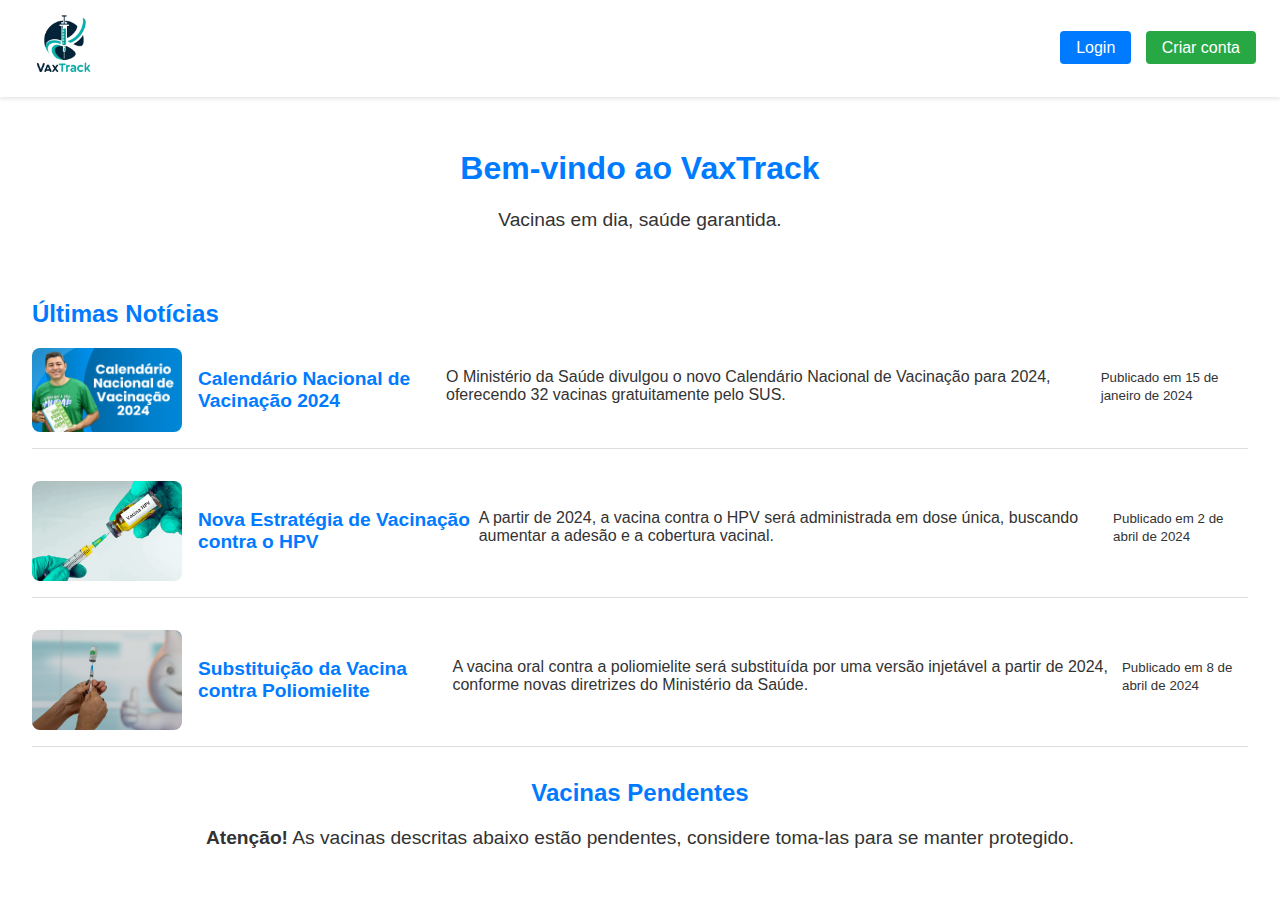
<file: index.html>
<!DOCTYPE html>
<html lang="pt-BR">
<head>
    <meta charset="UTF-8">
    <meta name="viewport" content="width=device-width, initial-scale=1.0">
    <title>VaxTrack - Página Inicial</title>
    <link rel="stylesheet" href="estilos/style_index.css">
    <link rel="shortcut icon" href="./imagens/favicon.ico" type="image/x-icon">
</head>
<body>
    <header>
        <a href="index.html">
            <img src="imagens/logo-semfundo.png" alt="VaxTrack Logo" class="logo">
        </a>
        <nav>
            <a href="login.html" class="botao-login">Login</a>
            <a href="register.html" class="botao-register">Criar conta</a>
        </nav>
    </header>
    <main>
        <h1>Bem-vindo ao VaxTrack</h1>
        <p>Vacinas em dia, saúde garantida.</p>
        <br>

        <section id="noticias-saude">
            <h2>Últimas Notícias</h2>
            <div class="noticia">
                <img src="imagens/calendario-vacinacao.jpg" alt="Calendário Nacional de Vacinação">
                <a href="https://portal.fiocruz.br/noticia/ministerio-da-saude-divulga-o-calendario-nacional-de-vacinacao-2024" target="_blank">
                    <h3>Calendário Nacional de Vacinação 2024</h3>
                </a>
                <p>O Ministério da Saúde divulgou o novo Calendário Nacional de Vacinação para 2024, oferecendo 32 vacinas gratuitamente pelo SUS.</p>
                <p><small>Publicado em 15 de janeiro de 2024</small></p>
            </div>
            <div class="noticia">
                <img src="imagens/vacina-hpv.png" alt="Vacina contra o HPV">
                <a href="https://www.gov.br/saude/pt-br/assuntos/noticias/2024/abril/ministerio-da-saude-adota-esquema-de-vacinacao-em-dose-unica-contra-o-hpv" target="_blank">
                    <h3>Nova Estratégia de Vacinação contra o HPV</h3>
                </a>
                <p>A partir de 2024, a vacina contra o HPV será administrada em dose única, buscando aumentar a adesão e a cobertura vacinal.</p>
                <p><small>Publicado em 2 de abril de 2024</small></p>
            </div>
            <div class="noticia">
                <img src="imagens/vacina-poliomelite.jpeg" alt="Vacina contra a Poliomielite">
                <a href="https://portal.fiocruz.br/noticia/ministerio-da-saude-divulga-o-calendario-nacional-de-vacinacao-2024" target="_blank">
                    <h3>Substituição da Vacina contra Poliomielite</h3>
                </a>
                <p>A vacina oral contra a poliomielite será substituída por uma versão injetável a partir de 2024, conforme novas diretrizes do Ministério da Saúde.</p>
                <p><small>Publicado em 8 de abril de 2024</small></p>
            </div>
        </section>
        <section id="vacinas-pendentes">
            <h2>Vacinas Pendentes</h2>
            <p><strong>Atenção!</strong> As vacinas descritas abaixo estão pendentes, considere toma-las para se manter protegido.</p>
            <ul id="lista-vacinas-pendentes">
                <!-- As vacinas pendentes serão inseridas aqui -->
            </ul>
        </section>
        
    </main>
    <script src="scripts/script.js"></script>
    <script src="scripts/notifications.js"></script>
</body>
</html>
</file>
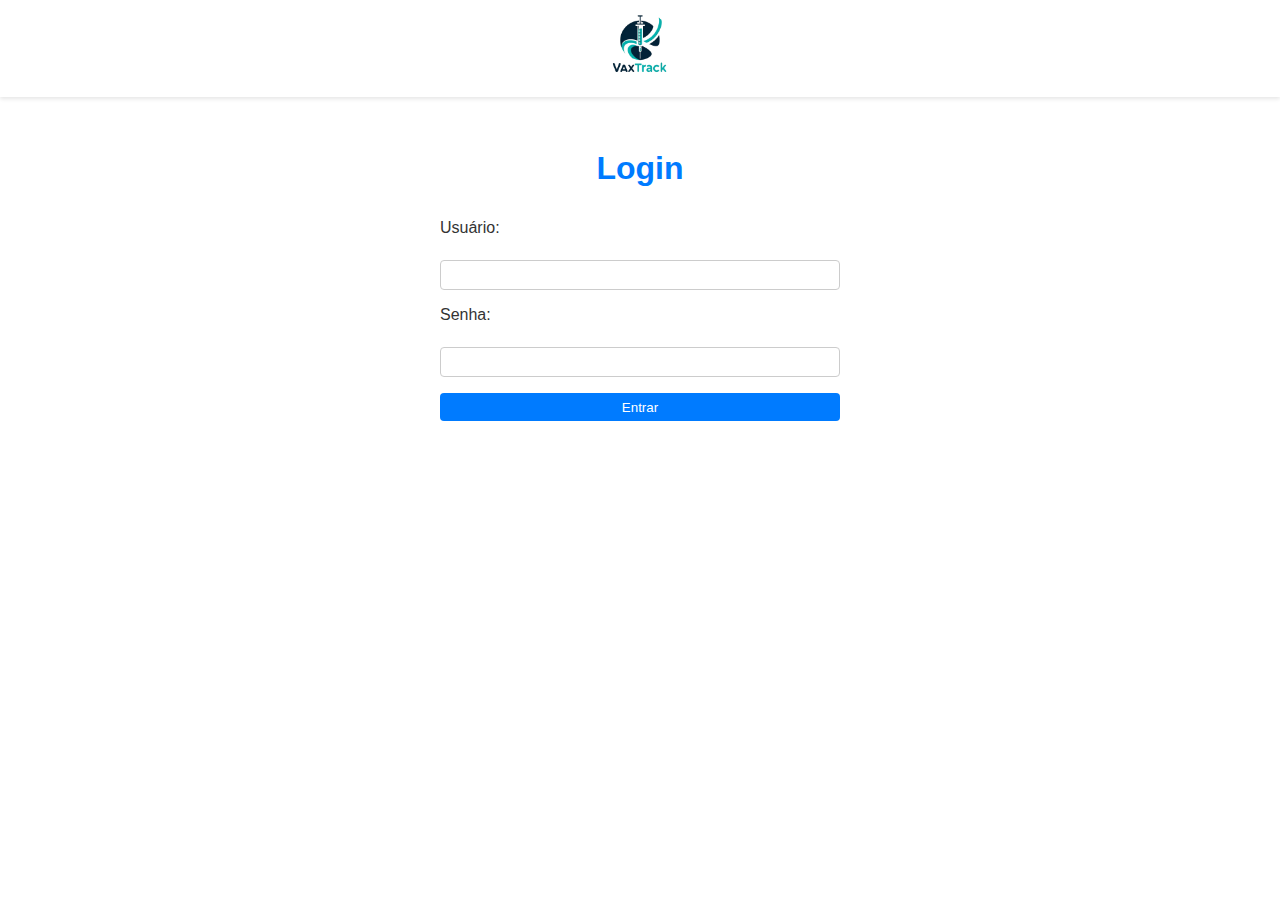
<file: login.html>
<!DOCTYPE html>
<html lang="pt-BR">
<head>
    <meta charset="UTF-8">
    <meta name="viewport" content="width=device-width, initial-scale=1.0">
    <title>VaxTrack - Login</title>
    <link rel="stylesheet" href="estilos/style_login.css">
    <link rel="shortcut icon" href="./imagens/favicon.ico" type="image/x-icon">
</head>
<body>
    <header>
        <a href="index.html">
            <img src="imagens/logo-semfundo.png" alt="VaxTrack Logo" class="logo">
        </a>
    </header>
    <main>
        <h1>Login</h1>
        <form id="form-login">
            <label for="usuario">Usuário:</label>
            <input type="text" id="usuario" required>
            <label for="senha">Senha:</label>
            <input type="password" id="senha" required>
            <button type="submit">Entrar</button>
        </form>
    </main>
    <script src="scripts/script.js"></script>
</body>
</html>
</file>
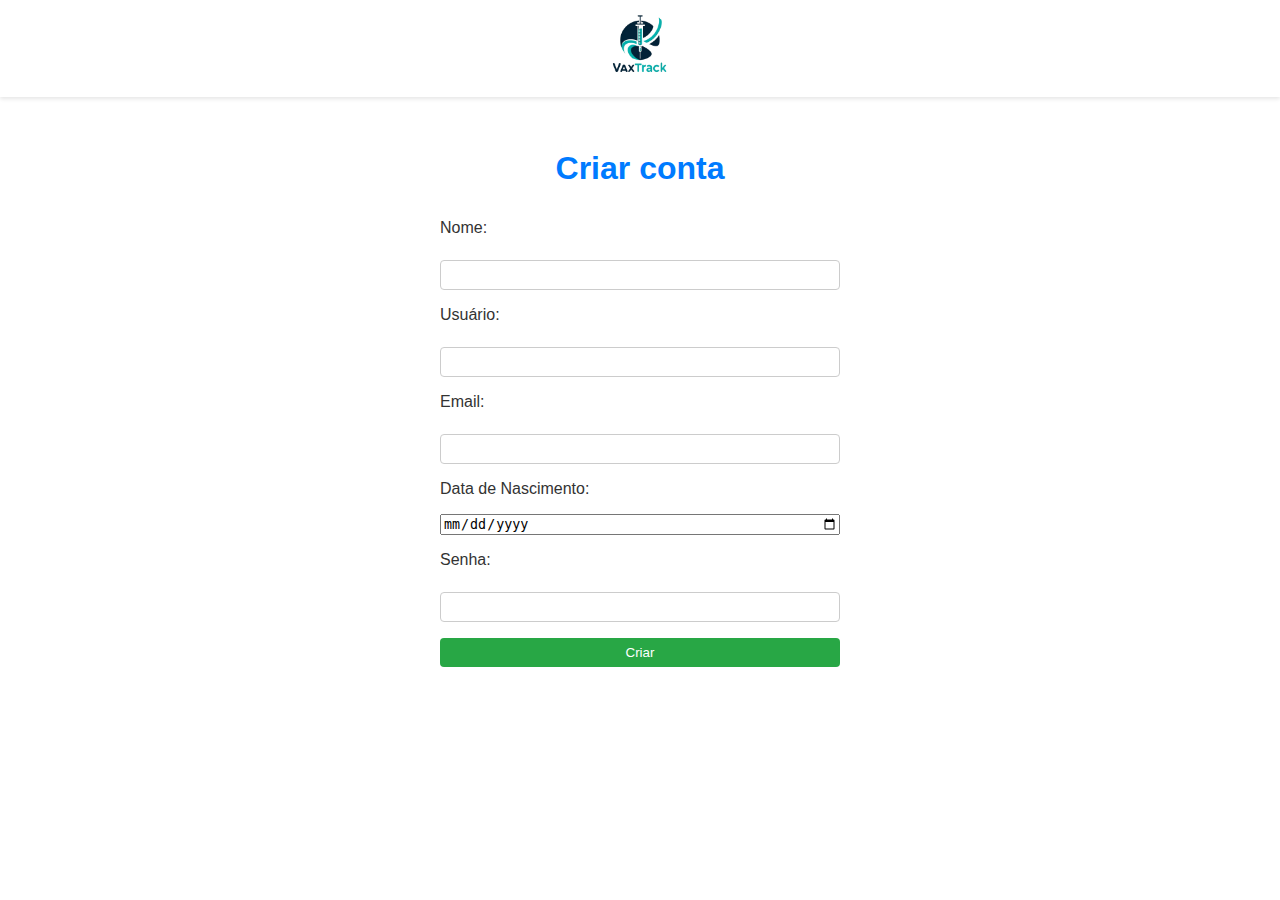
<file: register.html>
<!DOCTYPE html>
<html lang="pt-BR">
<head>
    <meta charset="UTF-8">
    <meta name="viewport" content="width=device-width, initial-scale=1.0">
    <title>VaxTrack - Registro</title>
    <link rel="stylesheet" href="estilos/style_login.css">
    <link rel="shortcut icon" href="./imagens/favicon.ico" type="image/x-icon">
</head>
<body>
    <header>
        <a href="index.html">
            <img src="imagens/logo-semfundo.png" alt="VaxTrack Logo" class="logo">
        </a>
    </header>
    <main>
        <h1>Criar conta</h1>
        <form id="form-register">
            <label for="nome">Nome:</label>
            <input type="text" id="nome" required>
            <label for="usuario">Usuário:</label>
            <input type="text" id="usuario" required>
            <label for="email">Email:</label>
            <input type="email" id="email" required>
            <label for="data-nascimento">Data de Nascimento:</label>
            <input type="date" id="data-nascimento" required>
            <label for="senha">Senha:</label>
            <input type="password" id="senha" required>
            <button type="submit" class="btn-register">Criar</button>
        </form>
    </main>
    <script src="scripts/script.js"></script>
</body>
</html>
</file>
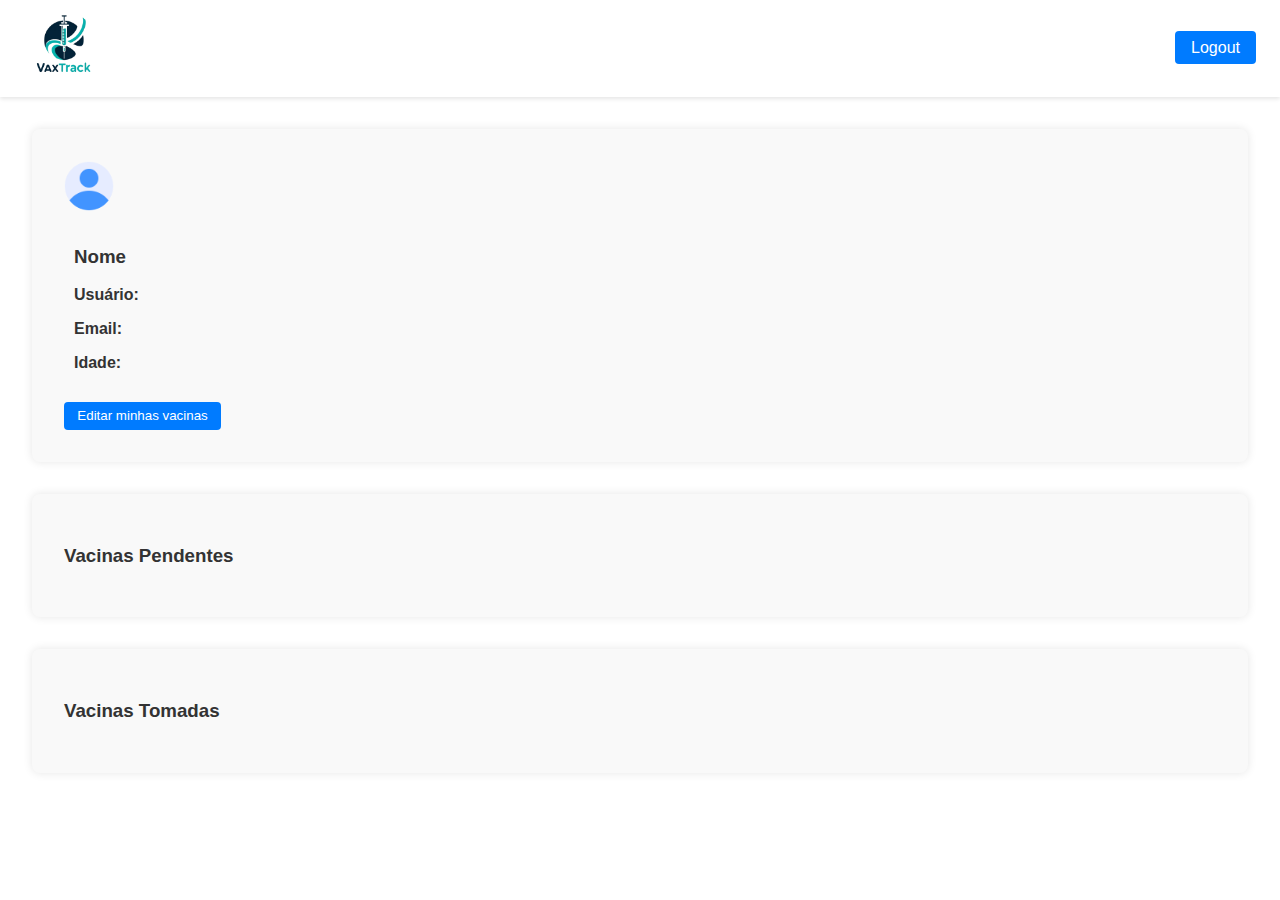
<file: usuario.html>
<!DOCTYPE html>
<html lang="pt-BR">
<head>
    <meta charset="UTF-8">
    <meta name="viewport" content="width=device-width, initial-scale=1.0">
    <title>VaxTrack - Dados do Usuário</title>
    <link rel="stylesheet" href="estilos/style_usuario.css">
    <link rel="shortcut icon" href="./imagens/favicon.ico" type="image/x-icon">
</head>
<body>
    <header>
        <a href="index.html">
            <img src="imagens/logo-semfundo.png" alt="VaxTrack Logo" class="logo">
        </a>
        <nav>
            <a href="login.html" class="botao-login">Logout</a>
        </nav>
    </header>
    <main>
        <div id="info-usuario" class="bloco-info">
            <img src="imagens/user.png" alt="Usuário" class="user-icon">
            <div class="user-info">
                <h3 id="nome-usuario">Nome</h3>
                <p><strong>Usuário:</strong> <span id="usuario-usuario"></span></p>
                <p><strong>Email:</strong> <span id="email-usuario"></span></p>
                <p><strong>Idade:</strong> <span id="idade-usuario"></span></p>
            </div>
            <button id="editar-info" class="botao-editar">Editar minhas vacinas</button>
        </div>
        <div id="vacinas-pendentes" class="bloco-vacinas-pendentes">
            <h3>Vacinas Pendentes</h3>
            <ul id="lista-vacinas-pendentes"></ul>
        </div>
        <div id="vacinas-tomadas" class="bloco-vacinas">
            <h3>Vacinas Tomadas</h3>
            <ul id="lista-vacinas-tomadas"></ul>
        </div>
    </main>

    <div id="form-popup" class="popup">
        <div class="popup-content">
            <span class="close" id="close-popup">&times;</span>
            <form id="form-dados">
                <label for="vacinas-input">Vacinas Tomadas:</label>
                <input type="text" id="vacinas-input" placeholder="Digite a vacina">
                <ul id="sugestoes-vacinas" class="sugestoes"></ul>
                <div id="vacinas-selecionadas"></div>
                <button type="submit">Salvar Dados</button>
            </form>
        </div>
    </div>

    <script src="scripts/script.js"></script>
</body>
</html>
</file>
<file: estilos/style_index.css>
body {
    font-family: Arial, sans-serif;
    margin: 0;
    padding: 0;
    background-color: #ffffff;
    color: #333;
}

header {
    background-color: #ffffff;
    padding: 0.4em 1.5em;
    display: flex;
    align-items: center;
    justify-content: space-between;
    box-shadow: 0 2px 4px rgba(0, 0, 0, 0.1);
}

header .logo {
    height: 80px;
}

nav .botao-login {
    background-color: #007BFF;
    color: white;
    padding: 0.5em 1em;
    border: none;
    border-radius: 4px;
    text-decoration: none;
    font-size: 1em;
}

nav .botao-login:hover {
    background-color: #0056b3;
}

nav .botao-register {
    background-color: #28a745;
    color: white;
    padding: 0.5em 1em;
    border: none;
    border-radius: 4px;
    text-decoration: none;
    font-size: 1em;
    margin-left: 10px;
}

nav .botao-register:hover {
    background-color: #218838;
}

main {
    padding: 2em;
    text-align: center;
}

h1 {
    font-size: 2em;
    color: #007BFF;
}

p {
    font-size: 1.2em;
    margin-top: 1em;
}

#noticias-saude {
    margin-top: 2em;
    text-align: left;
}

.noticia {
    margin-bottom: 1em;
}

.noticia h3 {
    font-size: 1.2em;
    color: #333;
}

.noticia p {
    font-size: 1em;
}

#vacinas-pendentes {
    margin-top: 2em;
    text-align: left;
}

#vacinas-pendentes h2 {
    font-size: 1.5em;
    color: #007BFF;
    text-align: center;
}

#lista-vacinas-pendentes {
    list-style: none;
    padding: 0;
}

#lista-vacinas-pendentes li {
    background-color: #e0f7fa;
    margin: 0.5em 0;
    padding: 0.5em;
    border-radius: 4px;
    display: flex;
    justify-content: space-between;
    align-items: center;
    position: relative;
}

#lista-vacinas-pendentes li .info-icon {
    width: 16px;
    height: 16px;
    cursor: pointer;
}

.vacina-detalhes {
    display: none;
    background-color: #f9f9f9;
    border: 1px solid #ccc;
    padding: 1em;
    border-radius: 8px;
    margin-top: 1em;
    position: absolute;
    right: 10px;
    top: 40px;
    width: 300px;
    box-shadow: 0 0 10px rgba(0, 0, 0, 0.1);
    z-index: 1;
}

.vacina-detalhes strong {
    display: block;
    margin-bottom: 0.5em;
}

#noticias-saude {
    margin-top: 2em;
    text-align: left;
}

#noticias-saude h2 {
    font-size: 1.5em;
    color: #007BFF;
}

.noticia {
    display: flex;
    align-items: center;
    margin-bottom: 2em;
    border-bottom: 1px solid #ddd;
    padding-bottom: 1em;
}

.noticia img {
    width: 150px;
    height: auto;
    border-radius: 8px;
    margin-right: 1em;
}

.noticia h3 {
    font-size: 1.2em;
    color: #007BFF;
}

.noticia p {
    font-size: 1em;
    margin-top: 0.5em;
}

.noticia a {
    text-decoration: none;
}

.noticia > a > h3:hover {
    color: #59a7fc;
}

#vacinas-pendentes p {
    text-align: center;
}
</file>
<file: estilos/style_login.css>
body {
    font-family: Arial, sans-serif;
    margin: 0;
    padding: 0;
    background-color: #ffffff;
    color: #333;
}

header {
    background-color: #ffffff;
    padding: 0.4em 1.5em;
    display: flex;
    align-items: center;
    justify-content: center;
    box-shadow: 0 2px 4px rgba(0, 0, 0, 0.1);
}

header .logo {
    height: 80px;
}

main {
    padding: 2em;
    max-width: 400px;
    margin: 0 auto;
    text-align: center;
}

h1 {
    font-size: 2em;
    color: #007BFF;
}

form {
    display: flex;
    flex-direction: column;
    gap: 1em;
    margin-top: 2em;
}

label {
    text-align: left;
    color: #333;
}

input[type="text"],
input[type="password"],
input[type="email"],
input[type="number"] {
    width: 100%;
    padding: 0.5em;
    margin-top: 0.5em;
    border: 1px solid #ccc;
    border-radius: 4px;
    box-sizing: border-box;
}

button[type="submit"],
button.btn-register {
    background-color: #007BFF;
    color: white;
    padding: 0.5em 1em;
    border: none;
    border-radius: 4px;
    cursor: pointer;
}

button[type="submit"]:hover,
button.btn-register:hover {
    background-color: #0056b3;
}

button.btn-register {
    background-color: #28a745;
}

button.btn-register:hover {
    background-color: #218838;
}
</file>
<file: estilos/style_usuario.css>
body {
    font-family: Arial, sans-serif;
    margin: 0;
    padding: 0;
    background-color: #ffffff;
    color: #333;
}

header {
    background-color: #ffffff;
    padding: 0.4em 1.5em;
    display: flex;
    align-items: center;
    justify-content: space-between;
    box-shadow: 0 2px 4px rgba(0, 0, 0, 0.1);
}

header .logo {
    height: 80px;
}

nav .botao-login {
    background-color: #007BFF;
    color: white;
    padding: 0.5em 1em;
    border: none;
    border-radius: 4px;
    text-decoration: none;
    font-size: 1em;
}

nav .botao-login:hover {
    background-color: #0056b3;
}

main {
    padding: 2em;
    display: flex;
    gap: 2em;
    flex-wrap: wrap;
}

.bloco-info {
    background-color: #f9f9f9;
    padding: 2em;
    border-radius: 8px;
    box-shadow: 0 0 10px rgba(0, 0, 0, 0.1);
    flex: 1 1 30%;
    position: relative;
    display: flex;
    flex-direction: column;
    align-items: flex-start;
}

.user-info {
    margin-left: 10px;
}

.bloco-vacinas {
    background-color: #f9f9f9;
    padding: 2em;
    border-radius: 8px;
    box-shadow: 0 0 10px rgba(0, 0, 0, 0.1);
    flex: 1 1 30%;
    position: relative;
}

.bloco-vacinas-pendentes {
    background-color: #f9f9f9;
    padding: 2em;
    border-radius: 8px;
    box-shadow: 0 0 10px rgba(0, 0, 0, 0.1);
    flex: 1 1 65%;
    position: relative;
}

.user-icon {
    width: 50px;
    height: 50px;
    border-radius: 50%;
    margin-bottom: 1em;
}

#editar-info {
    background-color: #007BFF;
    color: white;
    padding: 0.5em 1em;
    border: none;
    border-radius: 4px;
    cursor: pointer;
    margin-top: 1em;
}

#editar-info:hover {
    background-color: #0056b3;
}

ul {
    list-style: none;
    padding: 0;
}

li {
    background-color: #e0f7fa;
    margin: 0.5em 0;
    padding: 0.5em;
    border-radius: 4px;
    cursor: pointer;
    display: flex;
    justify-content: space-between;
    align-items: center;
    position: relative;
}

li .info-icon {
    width: 16px;
    height: 16px;
    cursor: pointer;
}

li .vacina-nome {
    margin-right: 1.5em;
}

li .vacina-detalhes {
    display: none;
    background-color: #f9f9f9;
    border: 1px solid #ccc;
    padding: 1em;
    border-radius: 8px;
    margin-top: 1em;
    position: absolute;
    right: 10px;
    top: 40px;
    width: 300px;
    box-shadow: 0 0 10px rgba(0, 0, 0, 0.1);
    z-index: 1;
}

.vacina-detalhes strong {
    display: block;
    margin-bottom: 0.5em;
}

.vacina-tag {
    display: flex;
    align-items: center;
    background-color: #e0f7fa;
    padding: 0.5em;
    border-radius: 4px;
    margin: 0.5em 0;
    position: relative;
}

.vacina-tag button {
    background-color: red;
    color: white;
    border: none;
    border-radius: 50%;
    width: 20px;
    height: 20px;
    display: flex;
    align-items: center;
    justify-content: center;
    margin-left: 0.5em;
    cursor: pointer;
    font-size: 1em;
}

.vacina-tag button:hover {
    background-color: darkred;
}

/* Popup Form */

.popup {
    display: none;
    position: fixed;
    z-index: 1;
    left: 0;
    top: 0;
    width: 100%;
    height: 100%;
    overflow: auto;
    background-color: rgba(0, 0, 0, 0.5);
}

.popup-content {
    background-color: #f9f9f9;
    margin: 15% auto;
    padding: 20px;
    border: 1px solid #888;
    width: 80%;
    max-width: 600px;
    border-radius: 8px;
    position: relative;
}

.close {
    color: #aaa;
    float: right;
    font-size: 28px;
    font-weight: bold;
}

.close:hover,
.close:focus {
    color: black;
    text-decoration: none;
    cursor: pointer;
}

form {
    display: flex;
    flex-direction: column;
    gap: 1em;
}

label {
    margin-top: 1em;
    color: #333;
}

input[type="text"],
input[type="number"],
input[type="email"],
input[type="password"] {
    width: 100%;
    padding: 0.5em;
    margin-top: 0.5em;
    border: 1px solid #ccc;
    border-radius: 4px;
    box-sizing: border-box;
}

button[type="submit"] {
    background-color: #007BFF;
    color: white;
    padding: 0.5em 1em;
    border: none;
    border-radius: 4px;
    cursor: pointer;
}

button[type="submit"]:hover {
    background-color: #0056b3;
}
</file>
